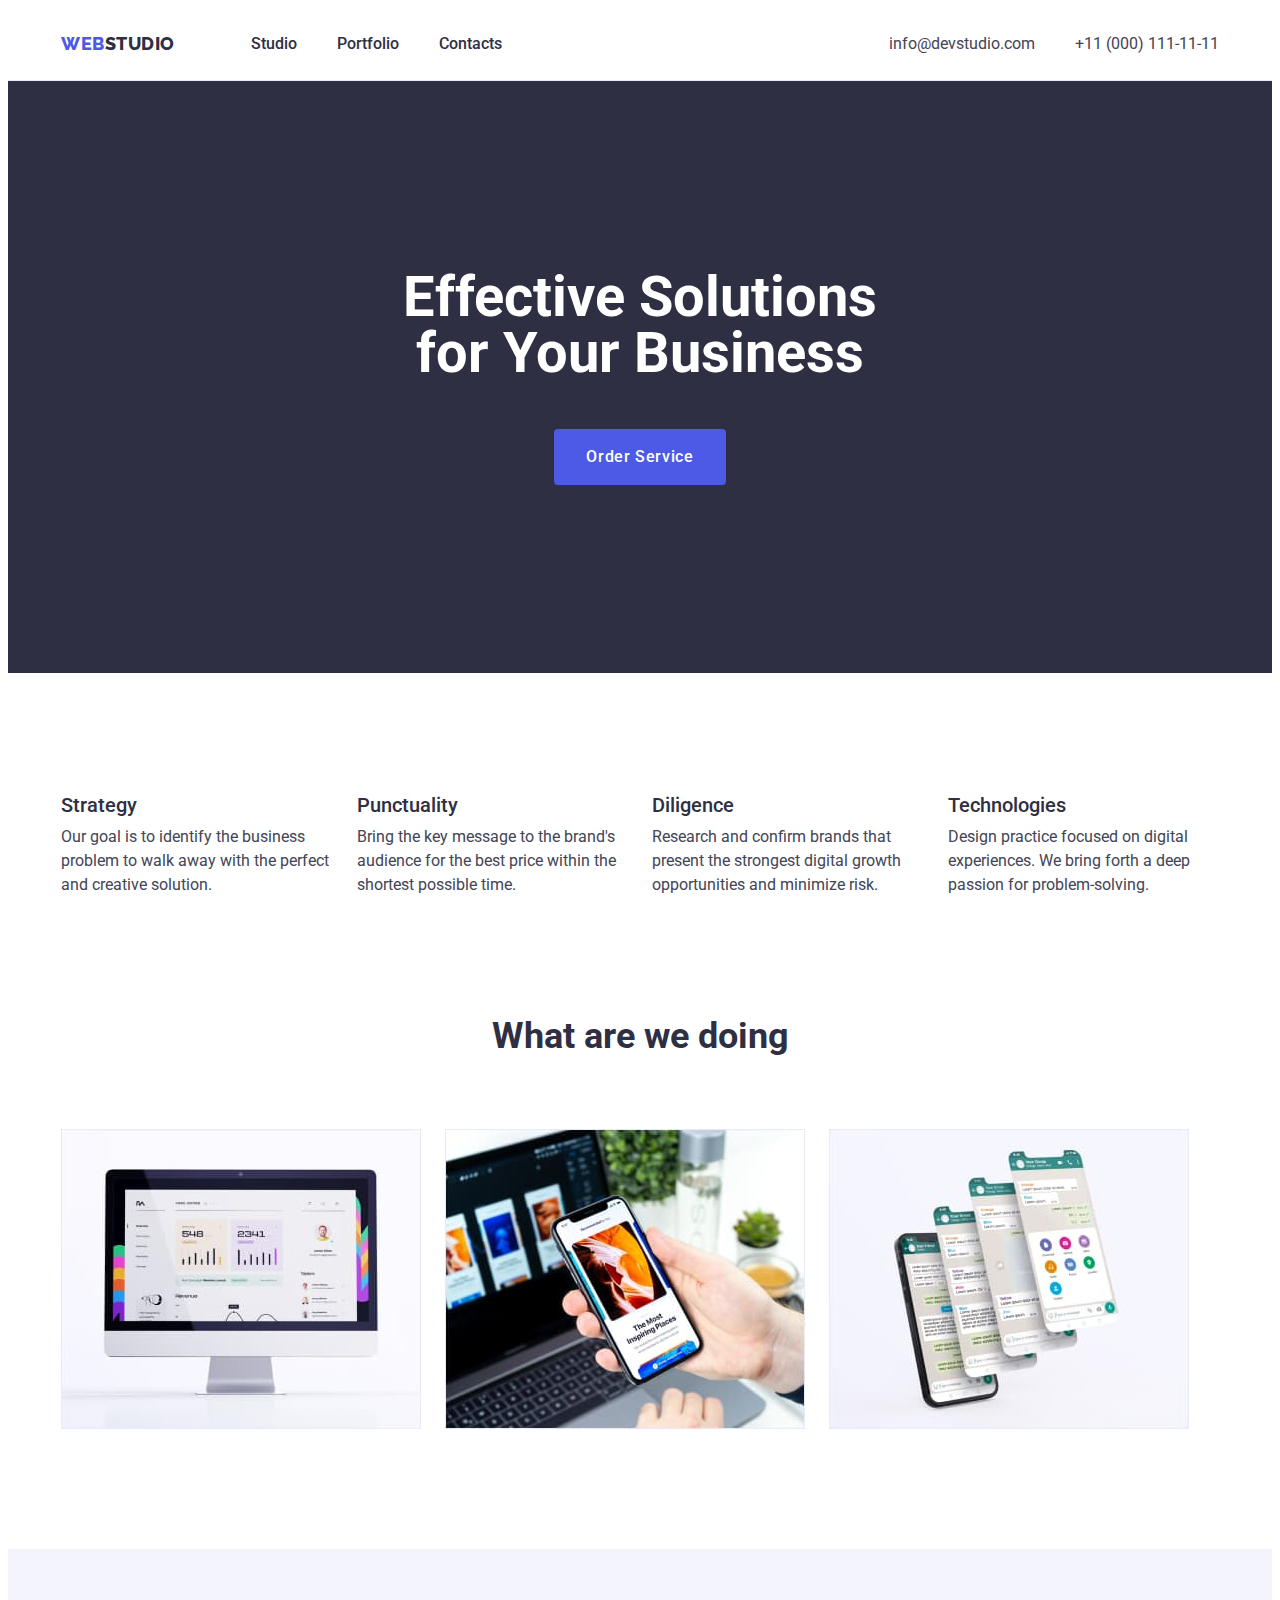
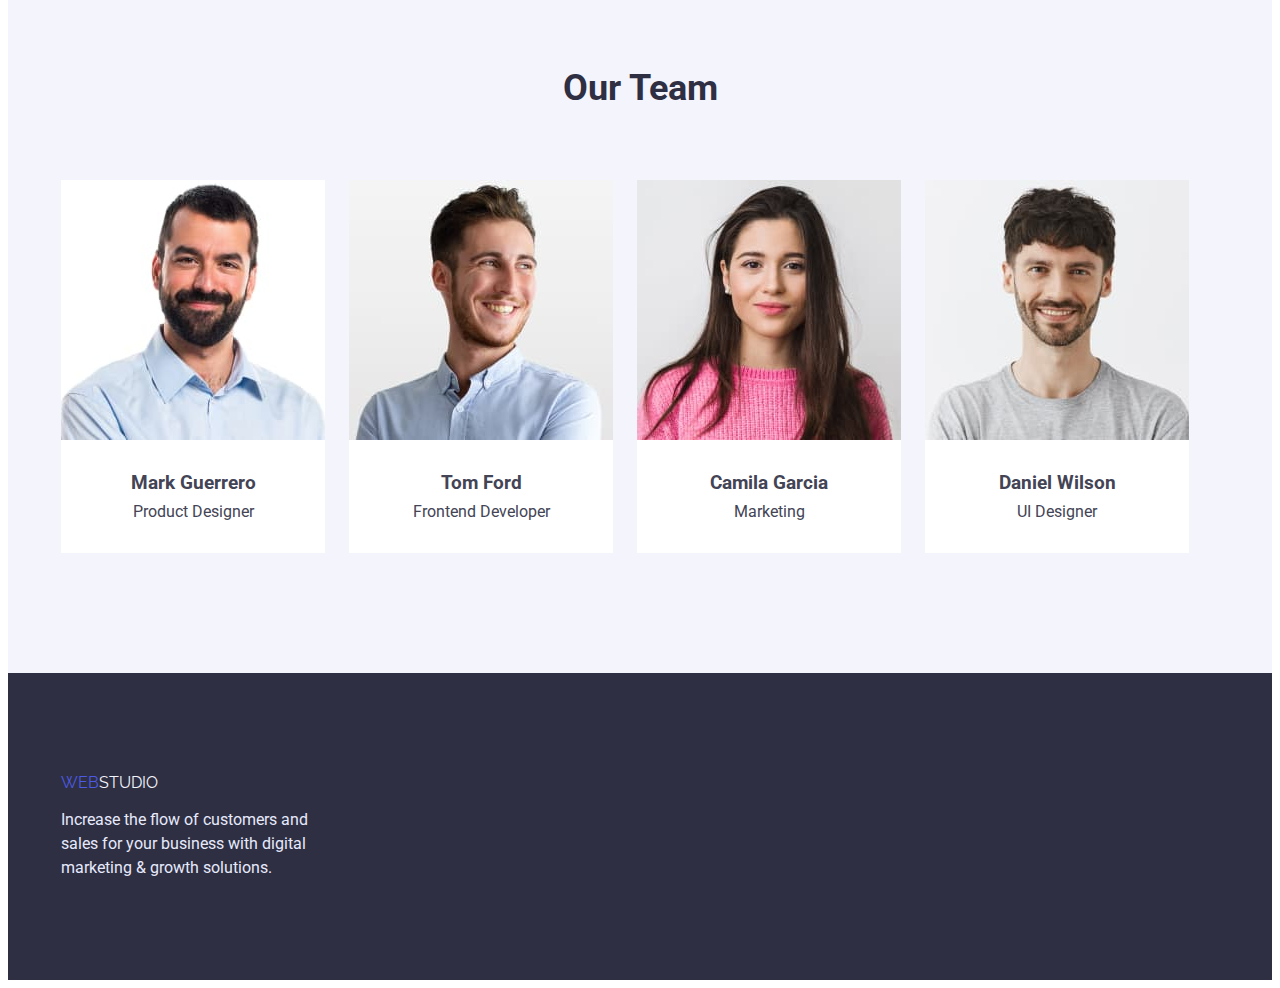
<file: index.html>
<!DOCTYPE html>
<html lang="en">
<head>
    <meta charset="UTF-8">
    <meta http-equiv="X-UA-Compatible" content="IE=edge">
    <meta name="viewport" content="width=, initial-scale=1.0">
    <title>Document</title>
    <link href="https://fonts.googleapis.com/css2?family=Raleway:wght@800&family=Roboto:wght@400;500;700&display=swap" rel="stylesheet">
    <link rel="stylesheet" href="https://cdnjs.cloudflare.com/ajax/libs/modern-normalize/1.1.0/modern-normalize.min.css" integrity="sha512-wpPYUAdjBVSE4KJnH1VR1HeZfpl1ub8YT/NKx4PuQ5NmX2tKuGu6U/JRp5y+Y8XG2tV+wKQpNHVUX03MfMFn9Q==" crossorigin="anonymous" referrerpolicy="no-referrer" />
    <link rel="stylesheet" href="./css/style.css">
</head>
<body>
    <header>
        <div class="container main-nav">
            <nav class="main-nav">
                <a href="./index.html" class="logo-header"><span>Web</span>Studio</a>
                <ul class="site-nav list">
                    <li class="item"><a href="./index.html" class="link">Studio</a></li>
                    <li class="item"><a href="./portfolio.html" class="link">Portfolio</a></li>
                    <li class="item"><a href="" class="link">Contacts</a></li>
                </ul>
            </nav> 
            <address class="position">
                <ul class="info-nav list">
                    <li class="item"><a href="mailto:info@devstudio.com" class="link">info@devstudio.com</a></li>
                    <li class="item"><a href="tel:+110001111111" class="link">+11 (000) 111-11-11</a></li>
                </ul>
            </address>
        </div>
    </header>
        <main>
            <section class="hero">
                <div class="container">
                    <h1 class="hero-title">Effective Solutions
                        for Your Business</h1>
                    <button class="button-service" type="button">Order Service</button>
                </div>
            </section>
            <section class="section section-peculiarity">
                <div class="container">
                    <h2 class="section-title visually-hidden">Peculiarity</h2>
                    <ul class="peculiarity list">
                        <li class="item">
                            <h3 class="title">Strategy</h3>
                            <p>Our goal is to identify the business
                            problem to walk away with the perfect and creative solution. </p>
                        </li>
                        <li class="item">
                            <h3 class="title">Punctuality</h3>
                            <p>Bring the key message to the brand's audience for the best price within the shortest possible time. </p>
                        </li>
                        <li class="item">
                            <h3 class="title">Diligence</h3>
                            <p>Research and confirm brands that present the strongest digital growth opportunities and minimize risk. </p>
                        </li>
                        <li class="item">
                            <h3 class="title">Technologies</h3>
                            <p>Design practice focused on digital experiences. We bring forth a deep passion for problem-solving. </p>
                        </li>
                    </ul>
                </div>
            </section>
            <section class="section">
                <div class="container">
                    <h2 class="section-title">What are we doing</h2>
                    <ul class="list list-img">
                        <li class="item"><img src="./images/Rectangle71.jpg" alt="computer" width="360" height="300"></li>
                        <li class="item"><img src="./images/Rectangle72.jpg" alt="telephone" width="360" height="300"></li>
                        <li class="item"><img src="./images/Rectangle73.jpg" alt="telephone" width="360" height="300"></li>
                    </ul>
                </div>
            </section>
                <section class="section team">
                    <div class="container">
                        <h2 class="section-title">Our Team</h2>
                        <ul class="list list-team">
                            <li class="item">
                                <img src="./images/1.jpg" alt="Mark Guerrero" width="264">
                                <div class="card-content">
                                    <h3 class="title">Mark Guerrero</h3>
                                    <p>Product Designer</p>
                                </div>
                            </li>
                            <li class="item">
                                <img src="./images/2.jpg" alt="Tom Ford" width="264">
                                <div class="card-content">
                                    <h3 class="title">Tom Ford</h3>
                                    <p>Frontend Developer</p>
                                </div>
                            </li>
                            <li class="item">
                                <img src="./images/3.jpg" alt="Camila Garcia" width="264">
                                <div class="card-content">
                                    <h3 class="title">Camila Garcia</h3>
                                    <p>Marketing</p>
                                </div>
                            </li>
                            <li class="item">
                                <img src="./images/4.jpg" alt="Daniel Wilson" width="264">
                                <div class="card-content">
                                    <h3 class="title">Daniel Wilson</h3>
                                    <p>UI Designer</p>
                                </div>
                            </li>
                        </ul>
                    </div>
                </section>
        </main>
    <footer class="footer">
        <div class="container">
            <a href="./index.html" class="logo-footer"><span>Web</span>Studio</a>
            <p class="footer-text">Increase the flow of customers and sales for your business with digital marketing & growth solutions.</p>
        </div>
    </footer>
</body>
</html>
</file>
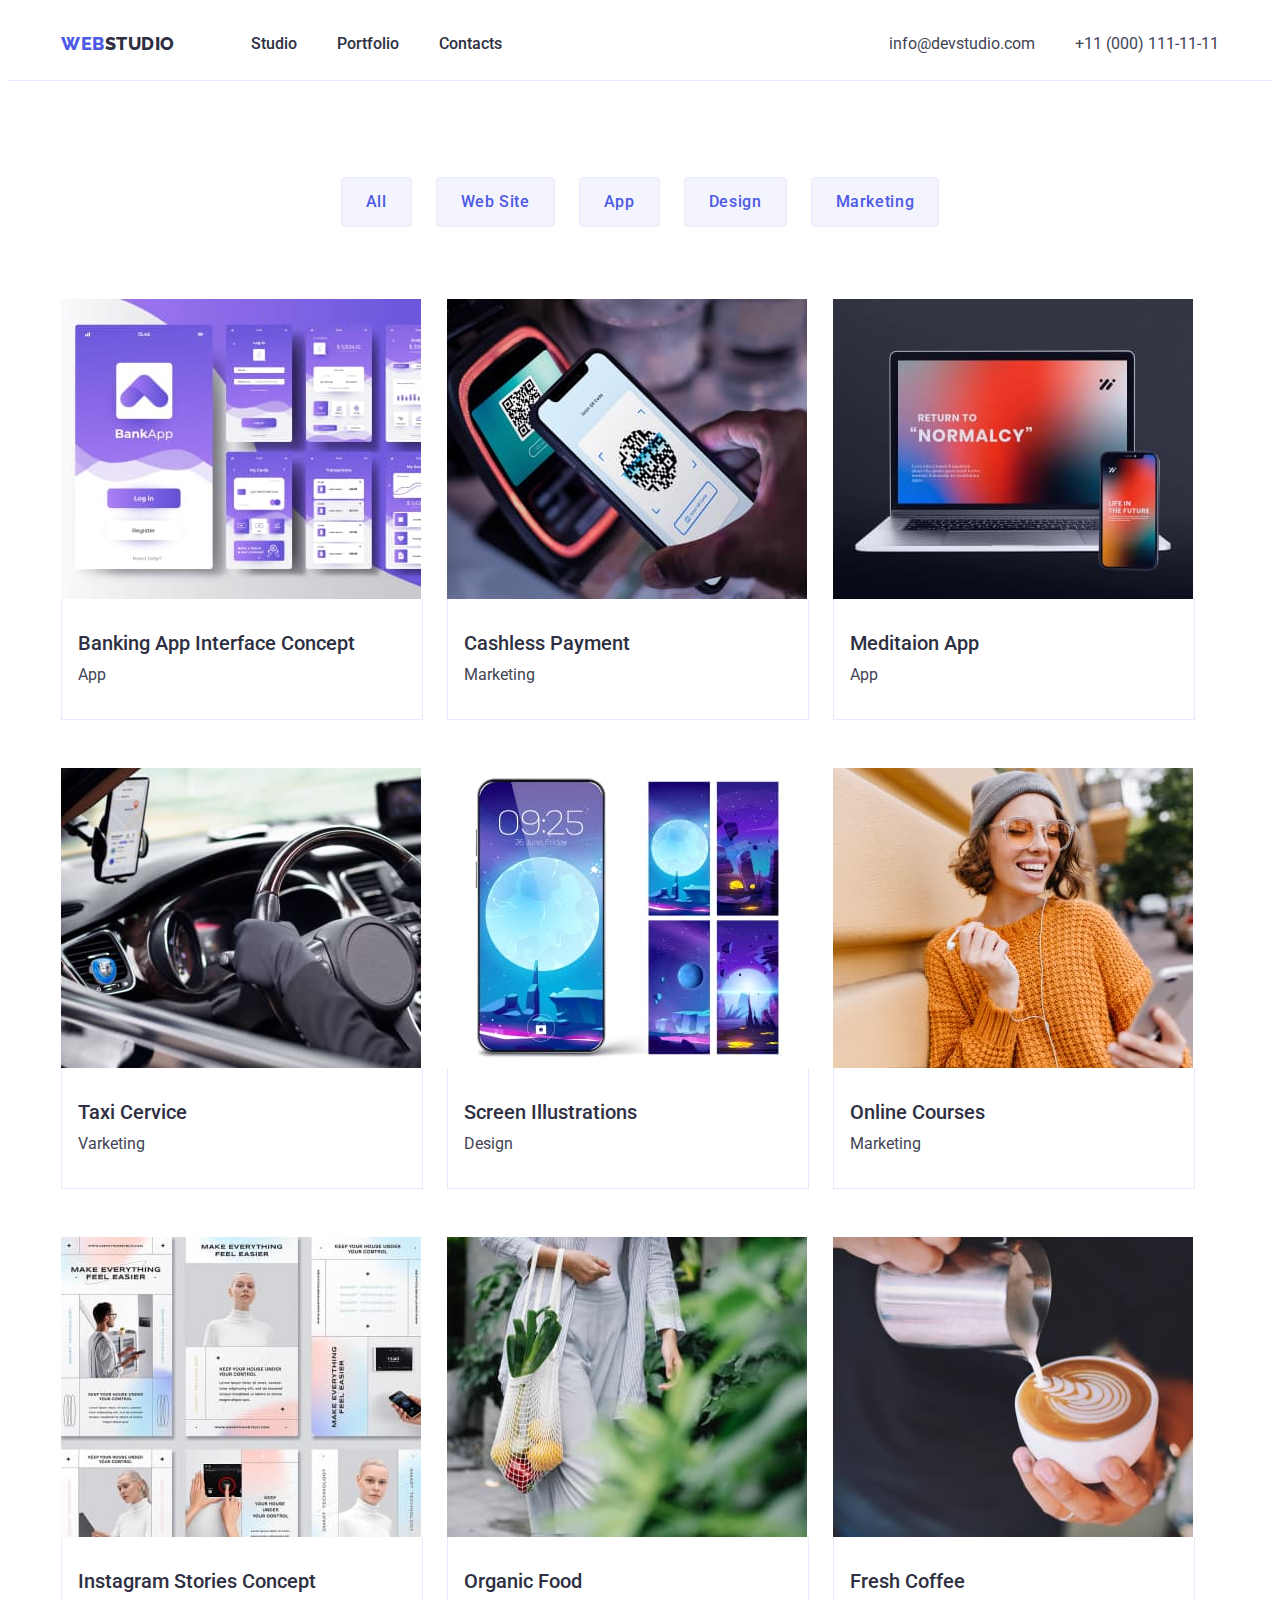
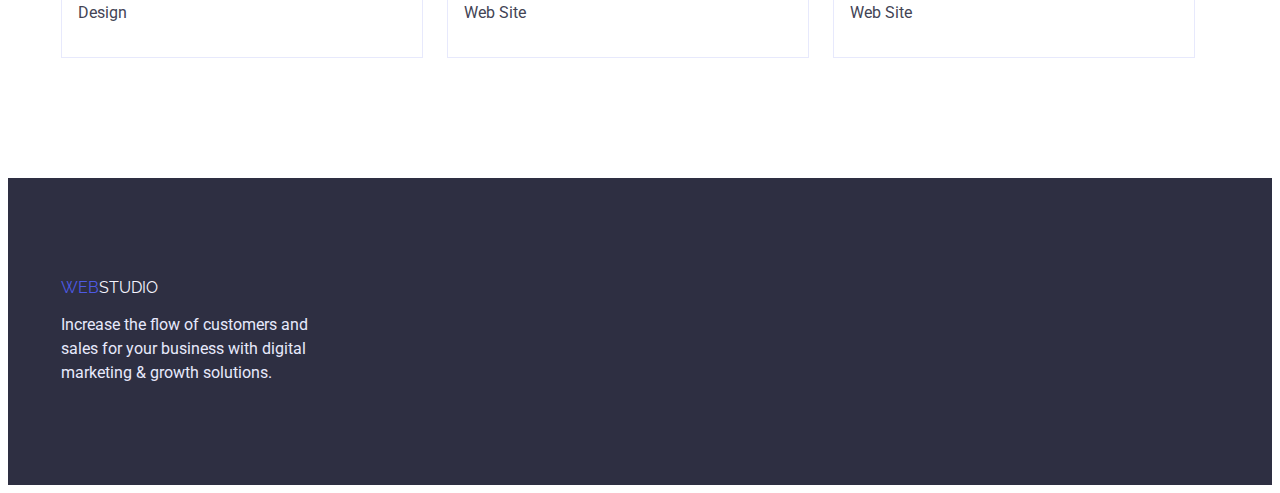
<file: portfolio.html>
<!DOCTYPE html>
<html lang="en">
<head>
    <meta charset="UTF-8">
    <meta http-equiv="X-UA-Compatible" content="IE=edge">
    <meta name="viewport" content="width=, initial-scale=1.0">
    <title>Document</title>
    <link href="https://fonts.googleapis.com/css2?family=Raleway:wght@800&family=Roboto:wght@400;500;700&display=swap" rel="stylesheet">
    <link rel="stylesheet" href="https://cdnjs.cloudflare.com/ajax/libs/modern-normalize/1.1.0/modern-normalize.min.css" integrity="sha512-wpPYUAdjBVSE4KJnH1VR1HeZfpl1ub8YT/NKx4PuQ5NmX2tKuGu6U/JRp5y+Y8XG2tV+wKQpNHVUX03MfMFn9Q==" crossorigin="anonymous" referrerpolicy="no-referrer" />
    <link rel="stylesheet" href="./css/style.css">
</head>
<body>
  <header>
        <div class="container main-nav">
            <nav class="main-nav">
                <a href="./index.html" class="logo-header"><span>Web</span>Studio</a>
                <ul class="site-nav list">
                    <li class="item"><a href="./index.html" class="link">Studio</a></li>
                    <li class="item"><a href="./portfolio.html" class="link">Portfolio</a></li>
                    <li class="item"><a href="" class="link">Contacts</a></li>
                </ul>
            </nav> 
            <address class="position">
                <ul class="info-nav list">
                    <li class="item"><a href="mailto:info@devstudio.com" class="link">info@devstudio.com</a></li>
                    <li class="item"><a href="tel:+110001111111" class="link">+11 (000) 111-11-11</a></li>
                </ul>
            </address>
        </div>
    </header>
        <main>
            <section class="portfolio">
                <div class="container">
                    <h1 class="visually-hidden">Our activities</h1>
                    <ul class="list list-button">
                        <li class="item"><button class="button" type="button">All</button></li>
                        <li class="item"><button class="button" type="button">Web Site</button></li>
                        <li class="item"><button class="button" type="button">App</button></li>
                        <li class="item"><button class="button" type="button">Design</button></li>
                        <li class="item"><button class="button" type="button">Marketing</button></li>
                    </ul>
                    <ul class="activity-nav  list">
                        <li class="item"> 
                            <a href="" class="link">
                                <img src="./images/interface.jpg" alt="program interface" width="360">
                                <div class="card-content">
                                    <h2 class="title">Banking App Interface Concept</h2>
                                    <p class="text">App</p>
                                </div>
                            </a>
                        </li>
                        <li class="item">
                            <a href="" class="link">
                                <img src="./images/Phone.jpg" alt="phone" width="360">
                                <div class="card-content">
                                    <h2 class="title">Cashless Payment</h2>
                                    <p class="text">Marketing
                                    </p>
                                </div>
                            </a>    
                        </li>
                        <li class="item">
                            <a href="" class="link">
                                <img src="./images/laptop.jpg" alt="laptop" width="360">
                                <div class="card-content">
                                    <h2 class="title">Meditaion App</h2>
                                    <p class="text">App</p>
                                </div>
                            </a>    
                        </li>
                        <li class="item">
                            <a href="" class="link">
                                <img src="./images/taxi.jpg" alt="taxi car" width="360">
                                <div class="card-content">
                                    <h2 class="title">Taxi Cervice</h2>
                                    <p class="text">Varketing</p>
                                </div>
                            </a>    
                        </li>
                        <li class="item">
                            <a href="" class="link">
                                <img src="./images/screen.jpg" alt="phone screen" width="360">
                                <div class="card-content">
                                    <h2 class="title">Screen Illustrations</h2>
                                    <p class="text">Design</p>
                                </div>
                            </a>    
                        </li>
                        <li class="item">
                            <a href="" class="link">
                                <img src="./images/smile.jpg" alt="Girl smiles" width="360">
                                <div class="card-content">
                                    <h2 class="title">Online Courses</h2>
                                    <p class="text">Marketing</p>
                                </div>
                            </a>    
                        </li>
                        <li class="item">
                            <a href="" class="link">
                                <img src="./images/instagram.jpg" alt="instagram pages" width="360">
                                <div class="card-content">
                                    <h2 class="title">Instagram Stories Concept</h2>
                                    <p class="text">Design</p>
                                </div>
                            </a>    
                        </li>
                        <li class="item">
                            <a href="" class="link">
                                <img src="./images/fruit.jpg" alt="fruit" width="360">
                                <div class="card-content">
                                    <h2 class="title">Organic Food</h2>
                                    <p class="text">Web Site</p>
                                </div>
                            </a>    
                        </li>
                        <li class="item">
                            <a href="" class="link">
                                <img src="./images/cofee.jpg" alt="cup of coffee" width="360">
                                <div class="card-content">
                                    <h2 class="title">Fresh Coffee</h2>
                                    <p class="text">Web Site</p>
                                </div>
                            </a>    
                        </li>
                    </ul>
                </div>
            </section>
        </main>
    <footer class="footer">
        <div class="container">
            <a href="./index.html" class="logo-footer"><span>Web</span>Studio</a>
            <p class="footer-text">Increase the flow of customers and sales for your business with digital marketing & growth solutions.</p>
        </div>
    </footer>
</body>
</html>
</file>
<file: css/style.css>
/* basic text color and secondary bcg color #2E2F42 */
/* secondary text color  #434455 */
/* accent #4D5AE5 */
/* basic bcg color #E5E5E5 */
/* white #FFFFFF */
/* footer text color #E7E9FC */
/* logo footer color #F4F4FD */

:root {
    --primary-text-color: #2E2F42;
    --secondary-text-color: #434455;
    --accent-color: #4D5AE5;
    --white-color: #FFFFFF ;
    --section-team-bcg-color: #F4F4FD;
    --footer-text-color: #E7E9FC;
    --button-hover-portfolio: #404BBF;
    --activity-nav-gap-left: 24px;
    --activity-nav-gap-top: 48px;
}

 body {
    background-color: #ffffff;
    color: var(--secondary-text-color);
    font-family: 'Roboto',sans-serif;
}

.section {
    padding-bottom: 120px;
}

.list {
   list-style: none;
   padding: 0;
   margin: 0;
}
 header {
    border-bottom: 1px solid var(--footer-text-color)
}

img {
  display: block;
  max-width: 100%;
  height: auto;
}


/* .header {
    padding-top: 24px;
    padding-bottom: 24px;
} */

/* logo headder */
.logo-header {
    color: var(--primary-text-color);
    font-family: 'Raleway',sans-serif;
    font-weight: 800;
    font-size: 18px;
    line-height: 1.3;
    letter-spacing: 0.03em;
    text-decoration: none;

    text-transform: uppercase;

    padding-top: 24px;
    padding-bottom: 24px;
}

span {
    color: var(--accent-color);
}

/* site-nav */
.site-nav .link {
    display: block;
    padding-top: 24px;
    padding-bottom: 24px;

    color: var(--primary-text-color);
    font-weight: 500;
    font-size: 16px;
    line-height: 1.5;
    text-decoration: none;
}

.site-nav .link:hover,
.site-nav .link:focus {
    color: var(--accent-color);
}

.site-nav {
    display: flex;
    margin-left: 76px;
}

.site-nav .item + .item {
    margin-left: 40px;
}

.container {
    width: 1158px;
    padding-left: 15px;
    padding-right: 15px;
    margin-left: auto;
    margin-right: auto;
}

/* info-nav */
.info-nav {
    display: flex;
    margin-left: auto; 
}

.position {
margin-left: auto;
}

.info-nav .item + .item {
    margin-left: 40px;
}

.info-nav .link {
    display: block;
    padding-top: 24px;
    padding-bottom: 24px;

    color: var(--secondary-text-color);
    font-style: normal;
    font-size: 16px;
    line-height: 1.5;
    text-decoration: none;
}

.info-nav .link:hover,
.info-nav .link:focus {
    color: var(--accent-color);
}

.main-nav {
    display: flex;
    align-items: center;
}

/* hero */
.hero {
    background-color: var(--primary-text-color);
    text-align: center;

    padding-top: 188px;
    padding-bottom: 188px;
}

.hero-title {
    color: var(--white-color);
    font-size: 56px;
    line-height: 1;

    margin-top: 0;
    margin-bottom: 48px;
    width: 496px;
    margin-left: auto;
    margin-right: auto;
}

/* button-service */
.button-service {
    color: var(--white-color);
    background-color: var(--accent-color);

    cursor: pointer;
    font-family: inherit;
    font-weight: 500;
    font-size: 16px;
    line-height: 1.5;
    letter-spacing: 0.04em;
    text-align: center;

    display: inline-block;
    border-radius: 4px;
    padding: 16px 32px;
    min-width: 169px;
    border: none;
}

.button-service:hover,
.button-service:focus {
    background-color: var(--button-hover-portfolio);
}

/* section-title */
.section-title {
    color: var(--primary-text-color);
    font-size: 36px;
    line-height: 1.1;

    text-align: center;
    margin-top: 0;
    margin-bottom: 72px;
}

/* Peculiarity */
.peculiarity .title {
    color: var(--primary-text-color);
    font-weight: 500;
    font-size: 20px;
    line-height: 1.2;
    margin-top: 0;
    margin-bottom: 8px;
}

.peculiarity p{
    margin-top: 0;
    margin-bottom: 0;
    line-height: 1.5;
}

.peculiarity {
    display: flex;
}
.section-peculiarity {
    padding-top: 120px;
    padding-bottom: 120px;
}

.peculiarity .item {
    width: 100%;
}

.peculiarity .item + .item {
    margin-left: 24px;
}
/* .peculiarity.list .item:not(:last-child), .employment-list .item:not(:last-child), .team-list .item:not(:last-child) {
    margin-right: 24px;
} */
.list-img {
    display: flex;
}

.list-img .item + .item {
    margin-left: 24px;
}

/* section team */
.team {
    background-color: var(--section-team-bcg-color);
    padding-top: 120px;
}

.list .title {
    margin-top: 0;
    margin-bottom: 8px;
}

.list p {
    margin-top: 0;
    margin-bottom: 0;
}

.list-team {
    display: flex;
}

.list-team .item + .item {
    margin-left: 24px;
}

.list-team .card-content {
    padding: 32px 16px;
    background-color: var(--white-color);

    text-align: center;
}

/* footer */
.footer {
    color: var(--footer-text-color);
    background-color: var(--primary-text-color);
    padding-top: 100px;
    padding-bottom: 100px;
}

/* logo footer */
.footer .logo-footer {
    color: var(--section-team-bcg-color);
    font-family: 'Raleway',sans-serif;
    text-decoration: none;

    text-transform: uppercase;
}

.footer .footer-text {
    margin-top: 16px;
    margin-bottom: 0;
    line-height: 1.5;
}




/* portfolio.html____________________ 
button*/

.list-button {
    display: flex;
    justify-content: center;
    margin-bottom: 72px;
}

.list-button .item + .item {
    margin-left: 24px;
}

.list .button {
    display: inline-block;
    color: var(--accent-color);
    background-color: var(--section-team-bcg-color);
    
    cursor: pointer;
    font-family: inherit;
    font-weight: 500;
    font-size: 16px;
    line-height: 1.5;
    letter-spacing: 0.04em;

    padding: 12px 24px;
    border-radius: 4px;
    border: 1px solid var(--footer-text-color);
}

.list .button:hover,
.list .button:focus {
    color: var(--white-color);
    background-color: var(--button-hover-portfolio);

    border: 1px solid transparent;
}

.footer-text {
    width: 264px;
}

/* activity */

.activity-nav {
    display: flex;
    flex-wrap: wrap;
    margin-right: ( -1 * var(--activity-nav-gap-left));
    margin-top: ( -1 * var(--activity-nav-gap-top));
}

.activity-nav .item {
    width: 360px;
    flex-basis: calc(100% / 3 - var(--activity-nav-gap-left));
    margin-right: var(--activity-nav-gap-left);
    margin-top: var(--activity-nav-gap-top);
}

.activity-nav .item:nth-child(3n) {
    margin-right: 0;
}

.activity-nav .item:nth-child(-n + 3) {
    margin-top: 0;
}

.activity-nav .title {
color: var(--primary-text-color);
font-weight: 500;
font-size: 20px;
line-height: 1.2;  
    
margin-top: 0;
margin-bottom: 8px;
}

.activity-nav .link {
    text-decoration: none;
}

.activity-nav .text {
    color: var(--secondary-text-color);
    font-size: 16px;
    line-height: 1.5;

    margin-top: 0;
    margin-bottom: 0;
}

/* .activity-nav .item {
    width: calc((100% - 48px) / 3);
    margin-right: 24px;
    margin-top: 48px;
}

.activity-nav:nth-child(3n) {
    margin-right: 0;
} */

.activity-nav .card-content {
    padding: 32px 16px;
    border-right: 1px solid var(--footer-text-color);
    border-left: 1px solid var(--footer-text-color);
    border-bottom: 1px solid var(--footer-text-color);
}

.portfolio {
    padding-top: 96px;
    padding-bottom: 120px;
}



/* visually-hidden */
.visually-hidden {
 position: absolute;
 width: 1px;
 height: 1px;
 margin: -1px;
 border: 0;
 padding: 0;
 white-space: nowrap;
 clip-path: inset(100%);
 clip: rect(0 0 0 0);
 overflow: hidden;
}
</file>
